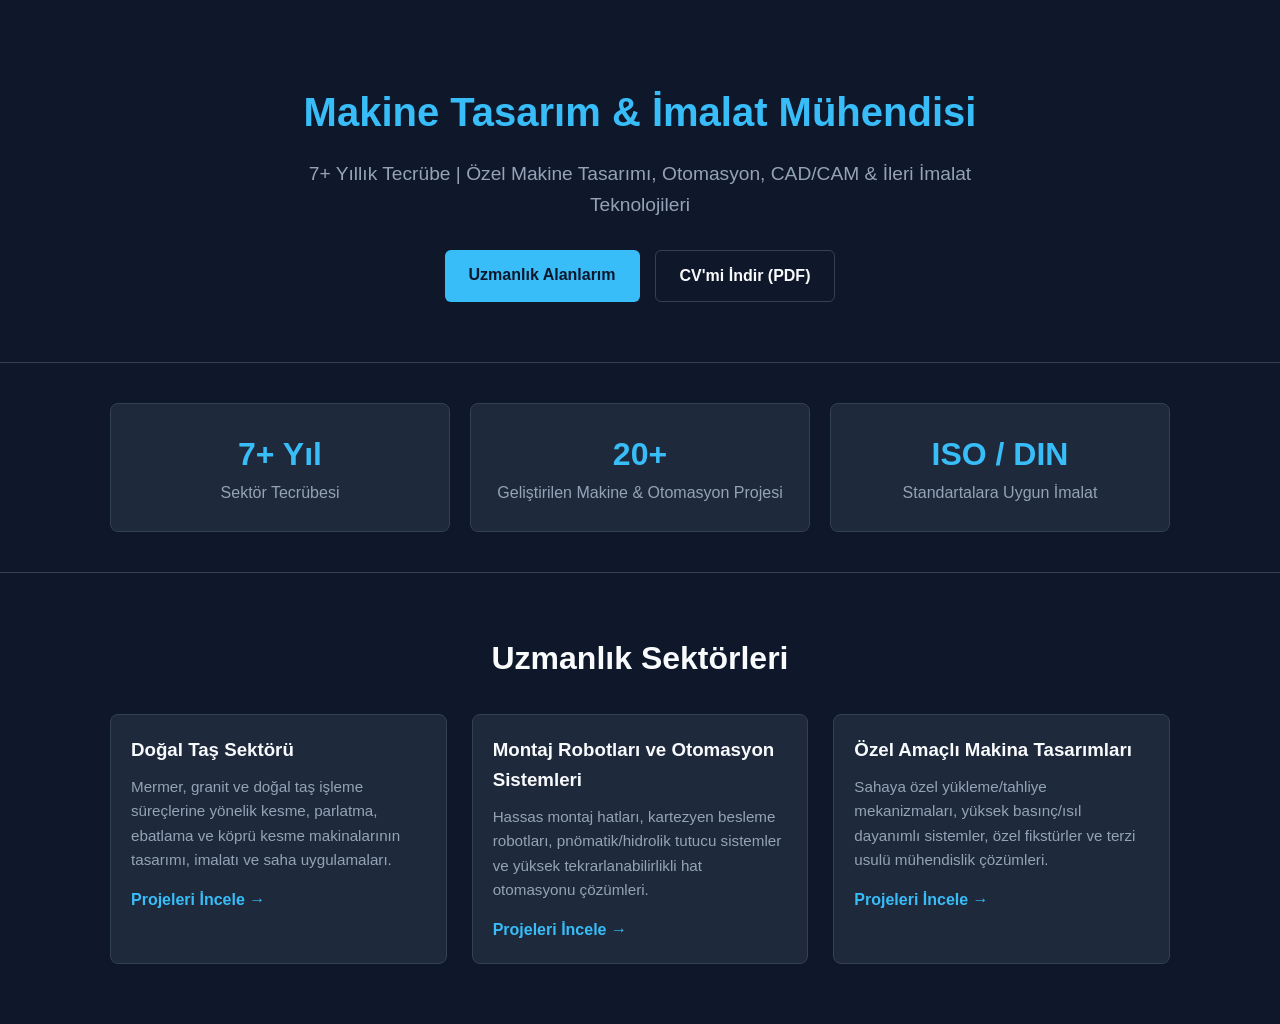
<file: index.html>
<!DOCTYPE html>
<html lang="tr">
<head>
    <meta charset="UTF-8">
    <meta name="viewport" content="width=device-width, initial-scale=1.0">
    <title>Portfolyo | Makine Tasarım & İmalat Mühendisi</title>
    <link rel="stylesheet" href="assets/css/style.css">
</head>
<body>

    <!-- HERO SECTION -->
    <header class="hero">
        <div class="container">
            <h1>Makine Tasarım & İmalat Mühendisi</h1>
            <p>7+ Yıllık Tecrübe | Özel Makine Tasarımı, Otomasyon, CAD/CAM & İleri İmalat Teknolojileri</p>
            <div class="cta-buttons">
                <a href="#sectors" class="btn primary">Uzmanlık Alanlarım</a>
                <a href="assets/docs/cv.pdf" class="btn secondary" target="_blank">CV'mi İndir (PDF)</a>
            </div>
        </div>
    </header>

    <!-- İSTATİSTİKLER -->
    <section class="stats">
        <div class="container grid-3">
            <div class="stat-card">
                <h3>7+ Yıl</h3>
                <p>Sektör Tecrübesi</p>
            </div>
            <div class="stat-card">
                <h3>20+</h3>
                <p>Geliştirilen Makine & Otomasyon Projesi</p>
            </div>
            <div class="stat-card">
                <h3>ISO / DIN</h3>
                <p>Standartalara Uygun İmalat</p>
            </div>
        </div>
    </section>

    <!-- UZMANLIK SEKTÖRLERİ -->
    <section id="sectors" class="projects">
        <div class="container">
            <h2>Uzmanlık Sektörleri</h2>
            <div class="project-grid">

                <!-- Kategori 1 -->
                <div class="card">
                    <div class="card-body">
                        <h3>Doğal Taş Sektörü</h3>
                        <p>Mermer, granit ve doğal taş işleme süreçlerine yönelik kesme, parlatma, ebatlama ve köprü kesme makinalarının tasarımı, imalatı ve saha uygulamaları.</p>
                        <a href="projects/dogal-tas-makinalari.html" class="link">Projeleri İncele →</a>
                    </div>
                </div>

                <!-- Kategori 2 -->
                <div class="card">
                    <div class="card-body">
                        <h3>Montaj Robotları ve Otomasyon Sistemleri</h3>
                        <p>Hassas montaj hatları, kartezyen besleme robotları, pnömatik/hidrolik tutucu sistemler ve yüksek tekrarlanabilirlikli hat otomasyonu çözümleri.</p>
                        <a href="projects/montaj-robotlari.html" class="link">Projeleri İncele →</a>
                    </div>
                </div>

                <!-- Kategori 3 -->
                <div class="card">
                    <div class="card-body">
                        <h3>Özel Amaçlı Makina Tasarımları</h3>
                        <p>Sahaya özel yükleme/tahliye mekanizmaları, yüksek basınç/ısıl dayanımlı sistemler, özel fikstürler ve terzi usulü mühendislik çözümleri.</p>
                        <a href="projects/ozel-projeler.html" class="link">Projeleri İncele →</a>
                    </div>
                </div>

            </div>
        </div>
    </section>

</body>
</html>
</file>
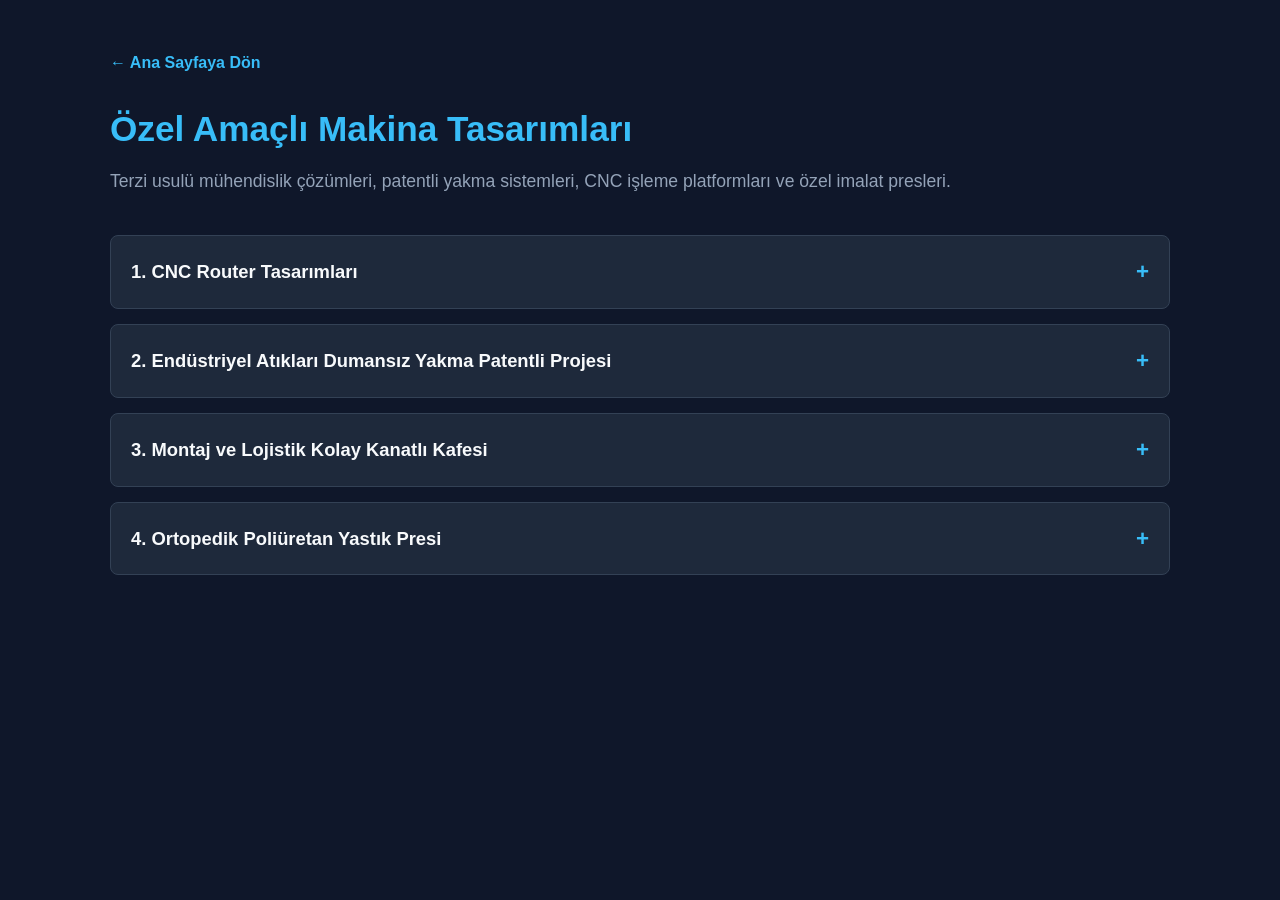
<file: projects/ozel-projeler.htm>
<!DOCTYPE html>
<html lang="tr">
<head>
    <meta charset="UTF-8">
    <meta name="viewport" content="width=device-width, initial-scale=1.0">
    <title>Özel Amaçlı Makina Tasarımları | Portfolyo</title>
    <link rel="stylesheet" href="../assets/css/style.css">
    <style>
        .accordion-container {
            margin-top: 30px;
        }
        .accordion-item {
            background-color: var(--card-bg);
            border: 1px solid var(--border-color);
            border-radius: 8px;
            margin-bottom: 15px;
            overflow: hidden;
            transition: border-color 0.3s ease;
        }
        .accordion-item:hover {
            border-color: var(--accent-color);
        }
        .accordion-item summary {
            font-size: 1.15rem;
            font-weight: 600;
            color: var(--text-primary);
            padding: 18px 20px;
            cursor: pointer;
            outline: none;
            list-style: none;
            display: flex;
            justify-content: space-between;
            align-items: center;
        }
        .accordion-item summary::-webkit-details-marker {
            display: none;
        }
        .accordion-item summary::after {
            content: "+";
            font-size: 1.4rem;
            color: var(--accent-color);
            font-weight: bold;
        }
        .accordion-item[open] summary::after {
            content: "−";
        }
        .accordion-item[open] summary {
            border-bottom: 1px solid var(--border-color);
            color: var(--accent-color);
        }
        .accordion-content {
            padding: 20px;
            color: var(--text-secondary);
            font-size: 0.95rem;
            line-height: 1.7;
        }
        .accordion-content strong {
            color: var(--text-primary);
        }
        .accordion-content ul {
            margin-top: 10px;
            padding-left: 20px;
        }
        .accordion-content li {
            margin-bottom: 6px;
        }
        .back-btn {
            display: inline-flex;
            align-items: center;
            gap: 8px;
            margin-bottom: 25px;
            color: var(--accent-color);
            text-decoration: none;
            font-weight: 600;
        }
        .back-btn:hover {
            text-decoration: underline;
        }
    </style>
</head>
<body>

    <div class="container" style="padding-top: 50px; padding-bottom: 80px;">
        <a href="../index.html" class="back-btn">← Ana Sayfaya Dön</a>
        
        <header style="margin-bottom: 40px;">
            <h1 style="font-size: 2.2rem; color: var(--accent-color); margin-bottom: 10px;">Özel Amaçlı Makina Tasarımları</h1>
            <p style="color: var(--text-secondary); font-size: 1.1rem;">
                Terzi usulü mühendislik çözümleri, patentli yakma sistemleri, CNC işleme platformları ve özel imalat presleri.
            </p>
        </header>

        <div class="accordion-container">

            <!-- PROJE 1 -->
            <details class="accordion-item">
                <summary>1. CNC Router Tasarımları</summary>
                <div class="accordion-content">
                    <p><strong>Özet:</strong> Ahşap, kompozit ve yumuşak metallerin işlenmesi amacıyla tasarlanmış yüksek rijitliğe sahip 3 ve 4 eksenli CNC router platformları.</p>
                    <ul>
                        <li><strong>Üstlendiğim Rol:</strong> Şasi titreşim ve rijitlik analizleri, krameyer-pinyon ve bilyalı mil (ball screw) tahrik mekanizmaları seçimi ve koruma körükleri tasarımı.</li>
                        <li><strong>Kazanımlar:</strong> Yüksek ilerleme hızlarında titreşimsiz ve hassas yüzey işleme performansı elde edildi.</li>
                    </ul>
                </div>
            </details>

            <!-- PROJE 2 -->
            <details class="accordion-item">
                <summary>2. Endüstriyel Atıkları Dumansız Yakma Patentli Projesi</summary>
                <div class="accordion-content">
                    <p><strong>Özet:</strong> Endüstriyel atıkların çevre standartlarına uygun olarak yüksek sıcaklıkta ve sıfır duman emisyonu ile bertaraf edilmesini sağlayan patentli yanma odası ve ikincil yakma mekanizması.</p>
                    <ul>
                        <li><strong>Üstlendiğim Rol:</strong> Yanma odası flanş ve taban sacı montaj tasarımları, yüksek sıcaklığa dayanıklı malzeme (304 SS / Özel Alaşımlar) ve sızdırmazlık detaylandırması.</li>
                        <li><strong>Kazanımlar:</strong> Patentli yanma teknolojisi ile emisyon değerleri minimuma indirildi, ısı geri kazanım verimliliği sağlandı.</li>
                    </ul>
                </div>
            </details>

            <!-- PROJE 3 -->
            <details class="accordion-item">
                <summary>3. Montaj ve Lojistik Kolay Kanatlı Kafesi</summary>
                <div class="accordion-content">
                    <p><strong>Özet:</strong> Hayvancılık ve lojistik sektörüne yönelik; nakliye sırasında katlanabilir, montajı hızlı ve modüler yapıda özel kanatlı hayvan taşıma kafesi tasarımı.</p>
                    <ul>
                        <li><strong>Üstlendiğim Rol:</strong> Sac metal ve tel formlama konstrüksiyonu, katlanabilir pabuç/kilit mekanizmaları tasarımı ve DFM (İmalat için Tasarım) optimizasyonu.</li>
                        <li><strong>Kazanımlar:</strong> Boş nakliye hacminde %60 tasarruf sağlandı, kurulum/söküm süresi dakikalar seviyesine indirildi.</li>
                    </ul>
                </div>
            </details>

            <!-- PROJE 4 -->
            <details class="accordion-item">
                <summary>4. Ortopedik Poliüretan Yastık Presi</summary>
                <div class="accordion-content">
                    <p><strong>Özet:</strong> Medikal ve ortopedik sünger/poliüretan ürünlerin hassas kalıplanması ve forma sokulması için tasarlanmış sıcaklık kontrollü hidrolik/pnömatik pres sistemi.</p>
                    <ul>
                        <li><strong>Üstlendiğim Rol:</strong> Isıtmalı kalıp tablaları mekanik tasarımı, paralel kapanma garantisi sağlayan sütunlu kılavuzlama mekanizmaları ve emniyet bariyerleri.</li>
                        <li><strong>Kazanımlar:</strong> Ürün form homojenliği %100 sağlandı, kalıplama çevrim süreleri optimize edildi.</li>
                    </ul>
                </div>
            </details>

        </div>
    </div>

</body>
</html>
</file>
<file: assets/css/style.css>
/* GENEL AYARLAR */
:root {
    --bg-color: #0f172a;
    --card-bg: #1e293b;
    --text-primary: #f8fafc;
    --text-secondary: #94a3b8;
    --accent-color: #38bdf8;
    --accent-hover: #0284c7;
    --border-color: #334155;
}

* {
    margin: 0;
    padding: 0;
    box-sizing: border-box;
    font-family: 'Segoe UI', Tahoma, Geneva, Verdana, sans-serif;
}

body {
    background-color: var(--bg-color);
    color: var(--text-primary);
    line-height: 1.6;
}

.container {
    max-width: 1100px;
    margin: 0 auto;
    padding: 0 20px;
}

/* HERO SECTION */
.hero {
    padding: 80px 0 60px;
    text-align: center;
    border-bottom: 1px solid var(--border-color);
}

.hero h1 {
    font-size: 2.5rem;
    margin-bottom: 15px;
    color: var(--accent-color);
}

.hero p {
    font-size: 1.2rem;
    color: var(--text-secondary);
    max-width: 700px;
    margin: 0 auto 30px;
}

.cta-buttons {
    display: flex;
    gap: 15px;
    justify-content: center;
}

.btn {
    padding: 12px 24px;
    border-radius: 6px;
    text-decoration: none;
    font-weight: 600;
    transition: all 0.3s ease;
}

.btn.primary {
    background-color: var(--accent-color);
    color: #0f172a;
}

.btn.primary:hover {
    background-color: var(--accent-hover);
    color: #fff;
}

.btn.secondary {
    border: 1px solid var(--border-color);
    color: var(--text-primary);
}

.btn.secondary:hover {
    background-color: var(--card-bg);
}

/* İSTATİSTİKLER */
.stats {
    padding: 40px 0;
    border-bottom: 1px solid var(--border-color);
}

.grid-3 {
    display: grid;
    grid-template-columns: repeat(auto-fit, minmax(250px, 1fr));
    gap: 20px;
}

.stat-card {
    background-color: var(--card-bg);
    padding: 25px;
    border-radius: 8px;
    text-align: center;
    border: 1px solid var(--border-color);
}

.stat-card h3 {
    font-size: 2rem;
    color: var(--accent-color);
}

.stat-card p {
    color: var(--text-secondary);
}

/* PROJELER KARTLARI */
.projects {
    padding: 60px 0;
}

.projects h2 {
    font-size: 2rem;
    margin-bottom: 30px;
    text-align: center;
}

.project-grid {
    display: grid;
    grid-template-columns: repeat(auto-fit, minmax(300px, 1fr));
    gap: 25px;
}

.card {
    background-color: var(--card-bg);
    border-radius: 8px;
    overflow: hidden;
    border: 1px solid var(--border-color);
    transition: transform 0.3s ease;
}

.card:hover {
    transform: translateY(-5px);
}

.card-body {
    padding: 20px;
}

.tag {
    display: inline-block;
    background-color: rgba(56, 189, 248, 0.1);
    color: var(--accent-color);
    padding: 4px 10px;
    border-radius: 4px;
    font-size: 0.85rem;
    margin-bottom: 10px;
}

.card h3 {
    margin-bottom: 10px;
}

.card p {
    color: var(--text-secondary);
    font-size: 0.95rem;
    margin-bottom: 15px;
}

.link {
    color: var(--accent-color);
    text-decoration: none;
    font-weight: 600;
}

.link:hover {
    text-decoration: underline;
}

/* MAKİNE GALERİ STİL YAPISI (Karanlık Temanızla Uyumlu Hale Getirildi) */
.machine-section {
    margin-bottom: 50px;
    padding: 20px 0;
}

.media-grid {
    display: grid;
    grid-template-columns: repeat(auto-fit, minmax(240px, 1fr));
    gap: 20px;
    margin-top: 20px;
}

.media-card {
    position: relative;
    border-radius: 12px;
    overflow: hidden;
    border: 1px solid var(--border-color);
    background-color: var(--card-bg);
    transition: transform 0.3s ease, box-shadow 0.3s ease;
}

.media-card:hover {
    transform: translateY(-5px);
    box-shadow: 0 8px 20px rgba(56, 189, 248, 0.15);
}

.media-card img, 
.media-card video {
    width: 100%;
    height: 200px;
    object-fit: cover;
    display: block;
}

.media-card .caption {
    position: absolute;
    bottom: 0;
    left: 0;
    right: 0;
    background: linear-gradient(transparent, rgba(15, 23, 42, 0.95));
    color: var(--text-primary);
    padding: 12px;
    font-size: 0.85rem;
    text-align: center;
}

.video-card {
    border: 2px solid var(--accent-color);
}

.media-card .badge {
    position: absolute;
    top: 10px;
    right: 10px;
    background-color: var(--accent-color);
    color: #0f172a;
    font-size: 0.75rem;
    padding: 4px 8px;
    border-radius: 6px;
    font-weight: bold;
}
</file>
